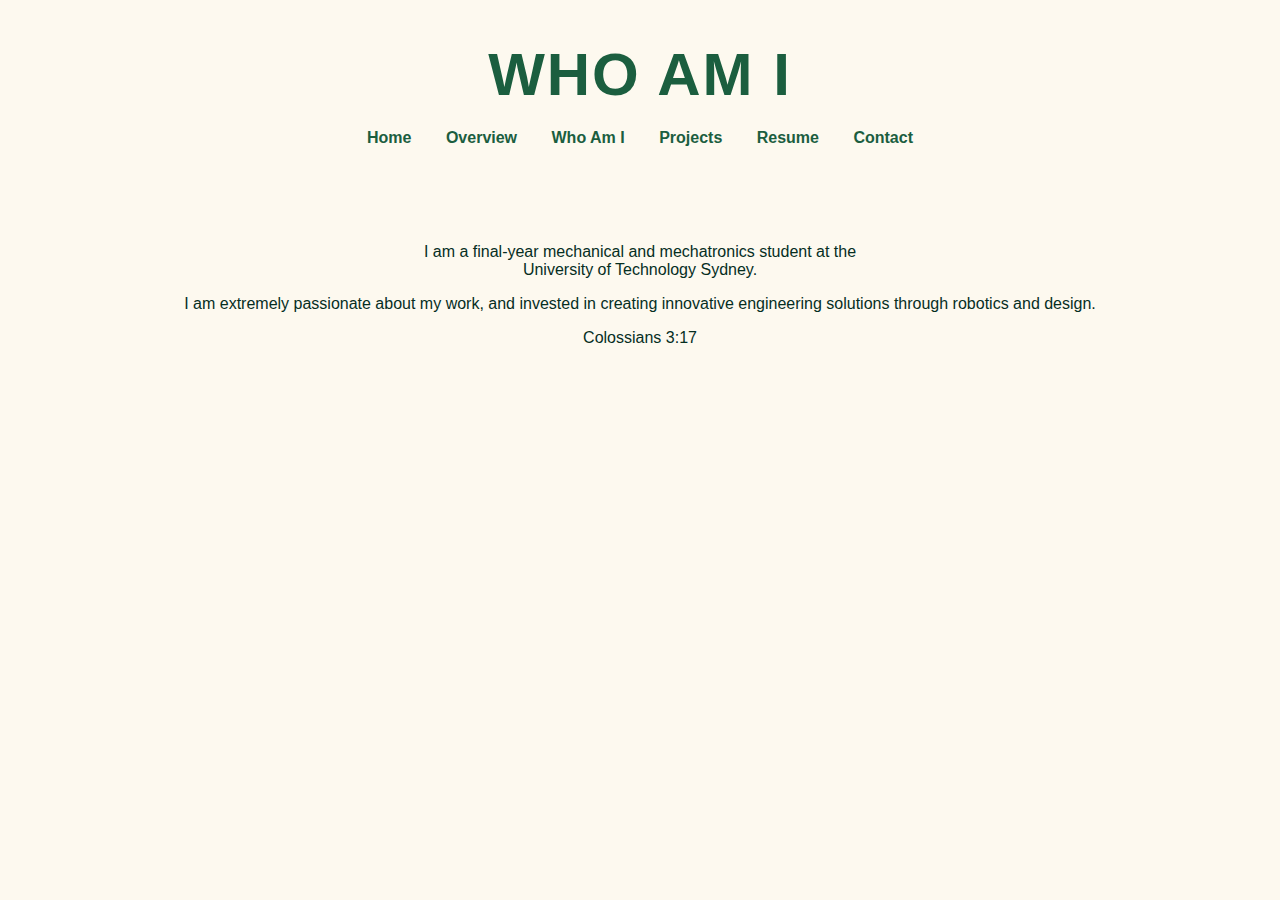
<file: about.html>
<!DOCTYPE html>
<html lang="en">
<head>
  <meta charset="UTF-8">
  <title>Who Am I | Ben Harrison</title>
  <link rel="stylesheet" href="style.css">
</head>

<body>

<!-- HEADER -->
  <header>
    <h1 class="page-title">WHO AM I</h1>

    <nav>
      <a href="index.html">Home</a>
      <a href="overview.html">Overview</a>
      <a href="about.html">Who Am I</a>
      <a href="projects.html">Projects</a>
      <a href="resume.html">Resume</a>
      <a href="contact.html">Contact</a>
    </nav>
  </header>


<section class="about">

  <p>
    I am a final-year mechanical and mechatronics student at the <br>
    University of Technology Sydney.
  </p>

  <p>
    I am extremely passionate about my work, and invested in creating
    innovative engineering solutions through robotics and design.
  </p>

  <p class="quote">Colossians 3:17</p>

</section>

</body>
</html>
</file>
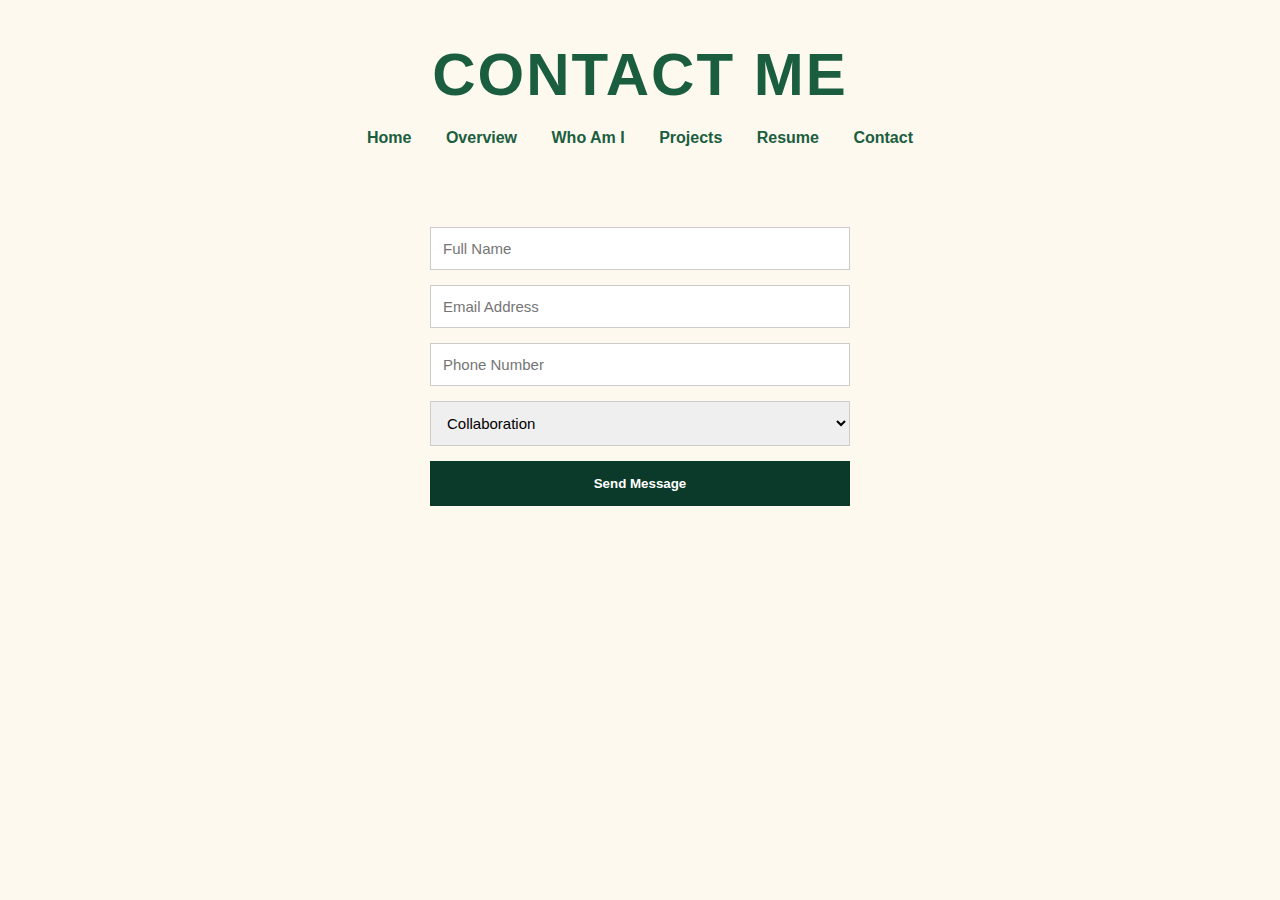
<file: contact.html>
<!DOCTYPE html>
<html lang="en">
<head>
  <meta charset="UTF-8">
  <title>Contact | Ben Harrison</title>
  <link rel="stylesheet" href="style.css">
</head>

<body>

<!-- HEADER -->
  <header>
    <h1 class="page-title">CONTACT ME</h1>

    <nav>
      <a href="index.html">Home</a>
      <a href="overview.html">Overview</a>
      <a href="about.html">Who Am I</a>
      <a href="projects.html">Projects</a>
      <a href="resume.html">Resume</a>
      <a href="contact.html">Contact</a>
    </nav>
  </header>


<section class="contact">

  <form class="contact-form">

    <input type="text" placeholder="Full Name" required>
    <input type="email" placeholder="Email Address" required>
    <input type="text" placeholder="Phone Number">

    <select>
      <option>Collaboration</option>
      <option>Job Opportunity</option>
      <option>Other</option>
    </select>

    <button type="submit">Send Message</button>

  </form>

</section>

</body>
</html>
</file>
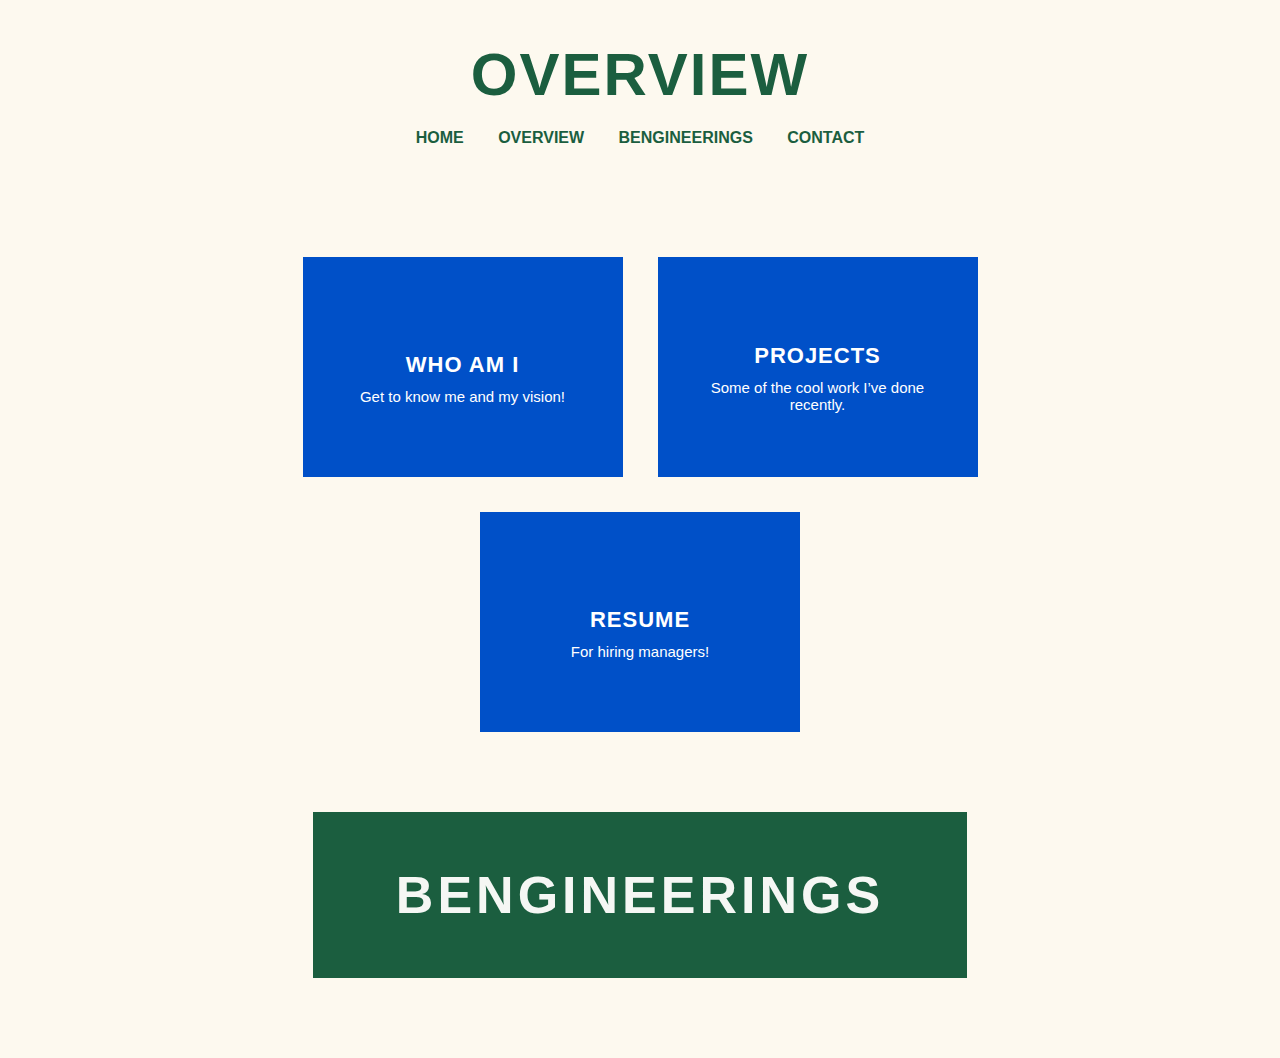
<file: overview.html>
<!DOCTYPE html>
<html lang="en">
<head>
  <meta charset="UTF-8">
  <meta name="viewport" content="width=device-width, initial-scale=1.0">
  <title>Overview | Ben Harrison</title>
  <link rel="stylesheet" href="style.css">
</head>

<body>

  <!-- HEADER -->
  <header>
    <h1 class="page-title">OVERVIEW</h1>

    <nav>
      <a href="home.html">HOME</a>
      <a href="overview.html">OVERVIEW</a>
      <a href="bengineerings.html">BENGINEERINGS</a>
      <a href="contact.html">CONTACT</a>
    </nav>
  </header>


  <!-- OVERVIEW SECTION -->
  <section class="overview-section">
    <div class="overview-grid">
      <!-- WHO AM I -->
      <a href="about.html" class="overview-box">
        <h3>WHO AM I</h3>
        <p>Get to know me and my vision!</p>
      </a>
      <!-- PROJECTS -->
      <a href="projects.html" class="overview-box">
        <h3>PROJECTS</h3>
        <p>Some of the cool work I’ve done recently.</p>
      </a>
      <!-- RESUME -->
      <a href="resume.html" class="overview-box">
        <h3>RESUME</h3>
        <p>For hiring managers!</p>
      </a>
    </div>
    <!-- BENGINEERINGS BRAND BOX -->
    <a href="bengineerings.html" class="branding-box">
      <h2>BENGINEERINGS</h2>
    </a>
  </section>

</body>
</html>
</file>
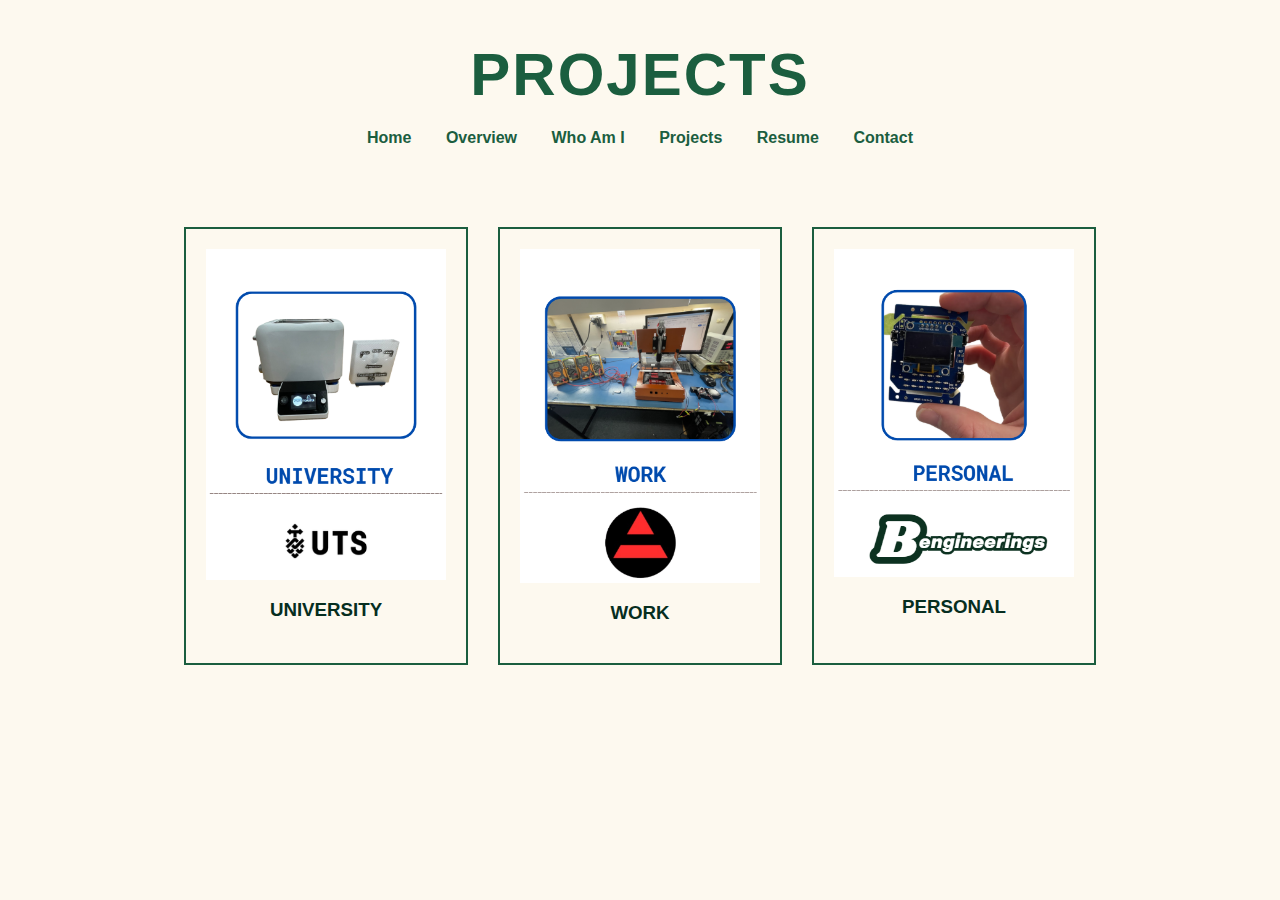
<file: projects.html>
<!DOCTYPE html>
<html lang="en">
<head>
  <meta charset="UTF-8">
  <title>Projects | Ben Harrison</title>
  <link rel="stylesheet" href="style.css">
</head>

<body>

<!-- HEADER -->
  <header>
    <h1 class="page-title">PROJECTS</h1>

    <nav>
      <a href="index.html">Home</a>
      <a href="overview.html">Overview</a>
      <a href="about.html">Who Am I</a>
      <a href="projects.html">Projects</a>
      <a href="resume.html">Resume</a>
      <a href="contact.html">Contact</a>
    </nav>
  </header>


<section class="projects">

  <div class="project-grid">

    <a href="projects-university.html" class="project-card">
      <img src="assets/images/university-card.png" alt="University">
      <h3>UNIVERSITY</h3>
    </a>

    <a href="projects-work.html" class="project-card">
      <img src="assets/images/work-card.png" alt="Work">
      <h3>WORK</h3>
    </a>

    <a href="projects-personal.html" class="project-card">
      <img src="assets/images/personal-card.png" alt="Personal">
      <h3>PERSONAL</h3>
    </a>

  </div>

</section>

</body>
</html>
</file>
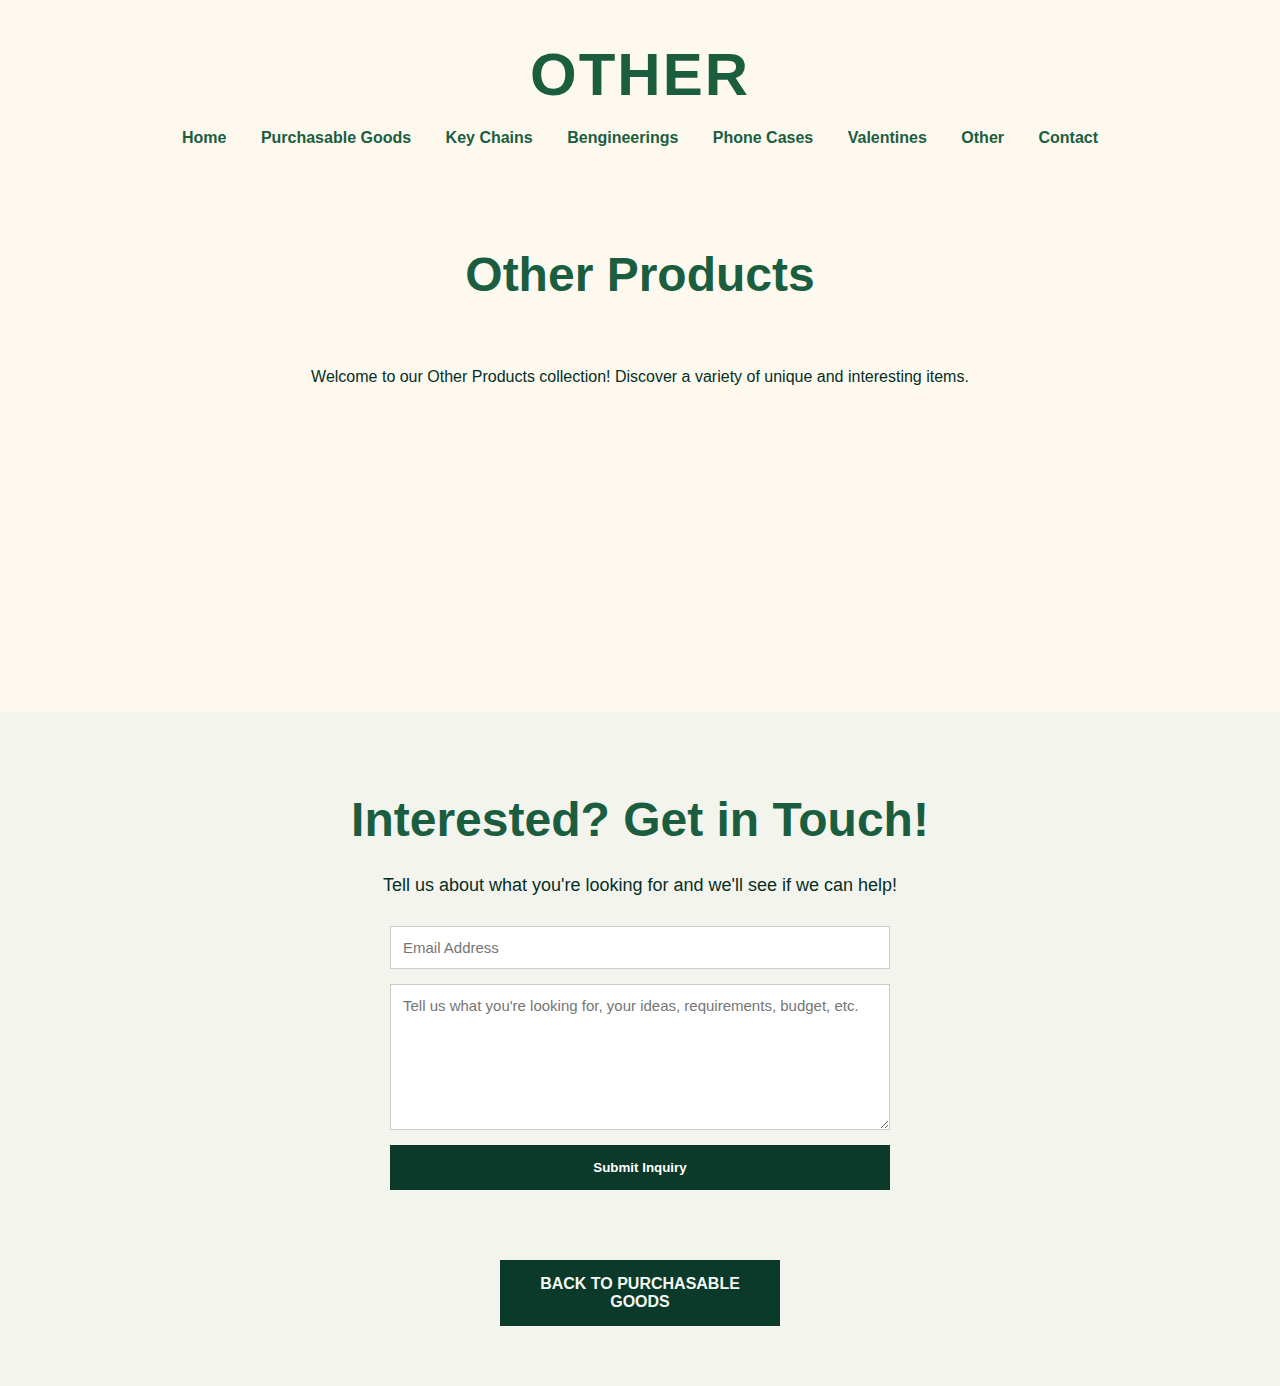
<file: purchasable-other.html>
<!DOCTYPE html>
<html lang="en">
<head>
  <meta charset="UTF-8">
  <title>Other | Purchasable Goods</title>
  <link rel="stylesheet" href="style.css">
</head>

<body>

<!-- HEADER -->
  <header>
    <h1 class="page-title">OTHER</h1>

    <nav>
      <a href="home.html">Home</a>
      <a href="purchasable.html">Purchasable Goods</a>
      <a href="purchasable-keychains.html">Key Chains</a>
      <a href="bengineerings.html">Bengineerings</a>
      <a href="purchasable-phones.html">Phone Cases</a>
      <a href="purchasable-valentines.html">Valentines</a>
      <a href="purchasable-other.html">Other</a>
      <a href="contact.html">Contact</a>
    </nav>
  </header>


<section class="product-details">

  <h2>Other Products</h2>
  <p>Welcome to our Other Products collection! Discover a variety of unique and interesting items.</p>

  <div class="product-list">
    <!-- Add product items here -->
  </div>

</section>

<section class="product-inquiry">
  <h2>Interested? Get in Touch!</h2>
  <p>Tell us about what you're looking for and we'll see if we can help!</p>

  <form class="inquiry-form">
    <input type="email" placeholder="Email Address" required>
    <textarea placeholder="Tell us what you're looking for, your ideas, requirements, budget, etc." required></textarea>
    <button type="submit">Submit Inquiry</button>
  </form>

  <div class="back-button">
    <a href="purchasable.html" class="btn">BACK TO PURCHASABLE GOODS</a>
  </div>

</section>

</body>
</html>
</file>
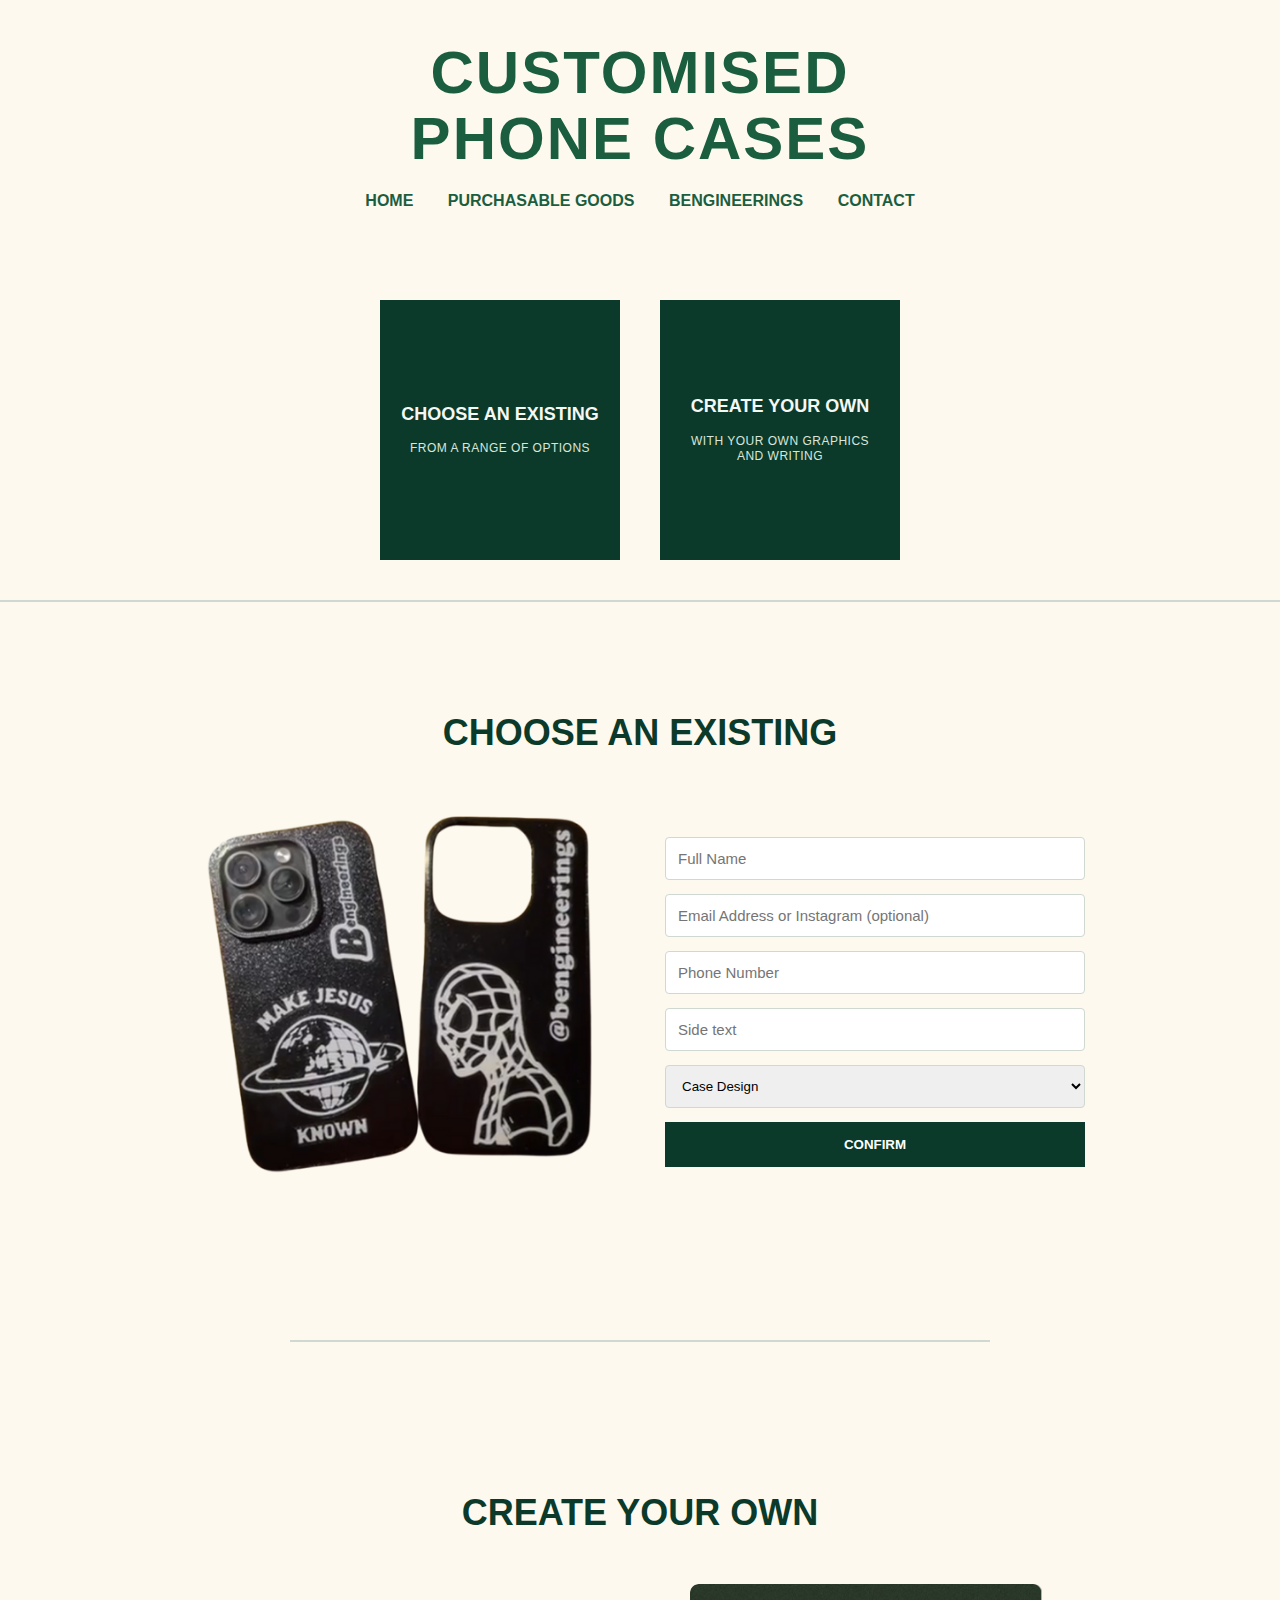
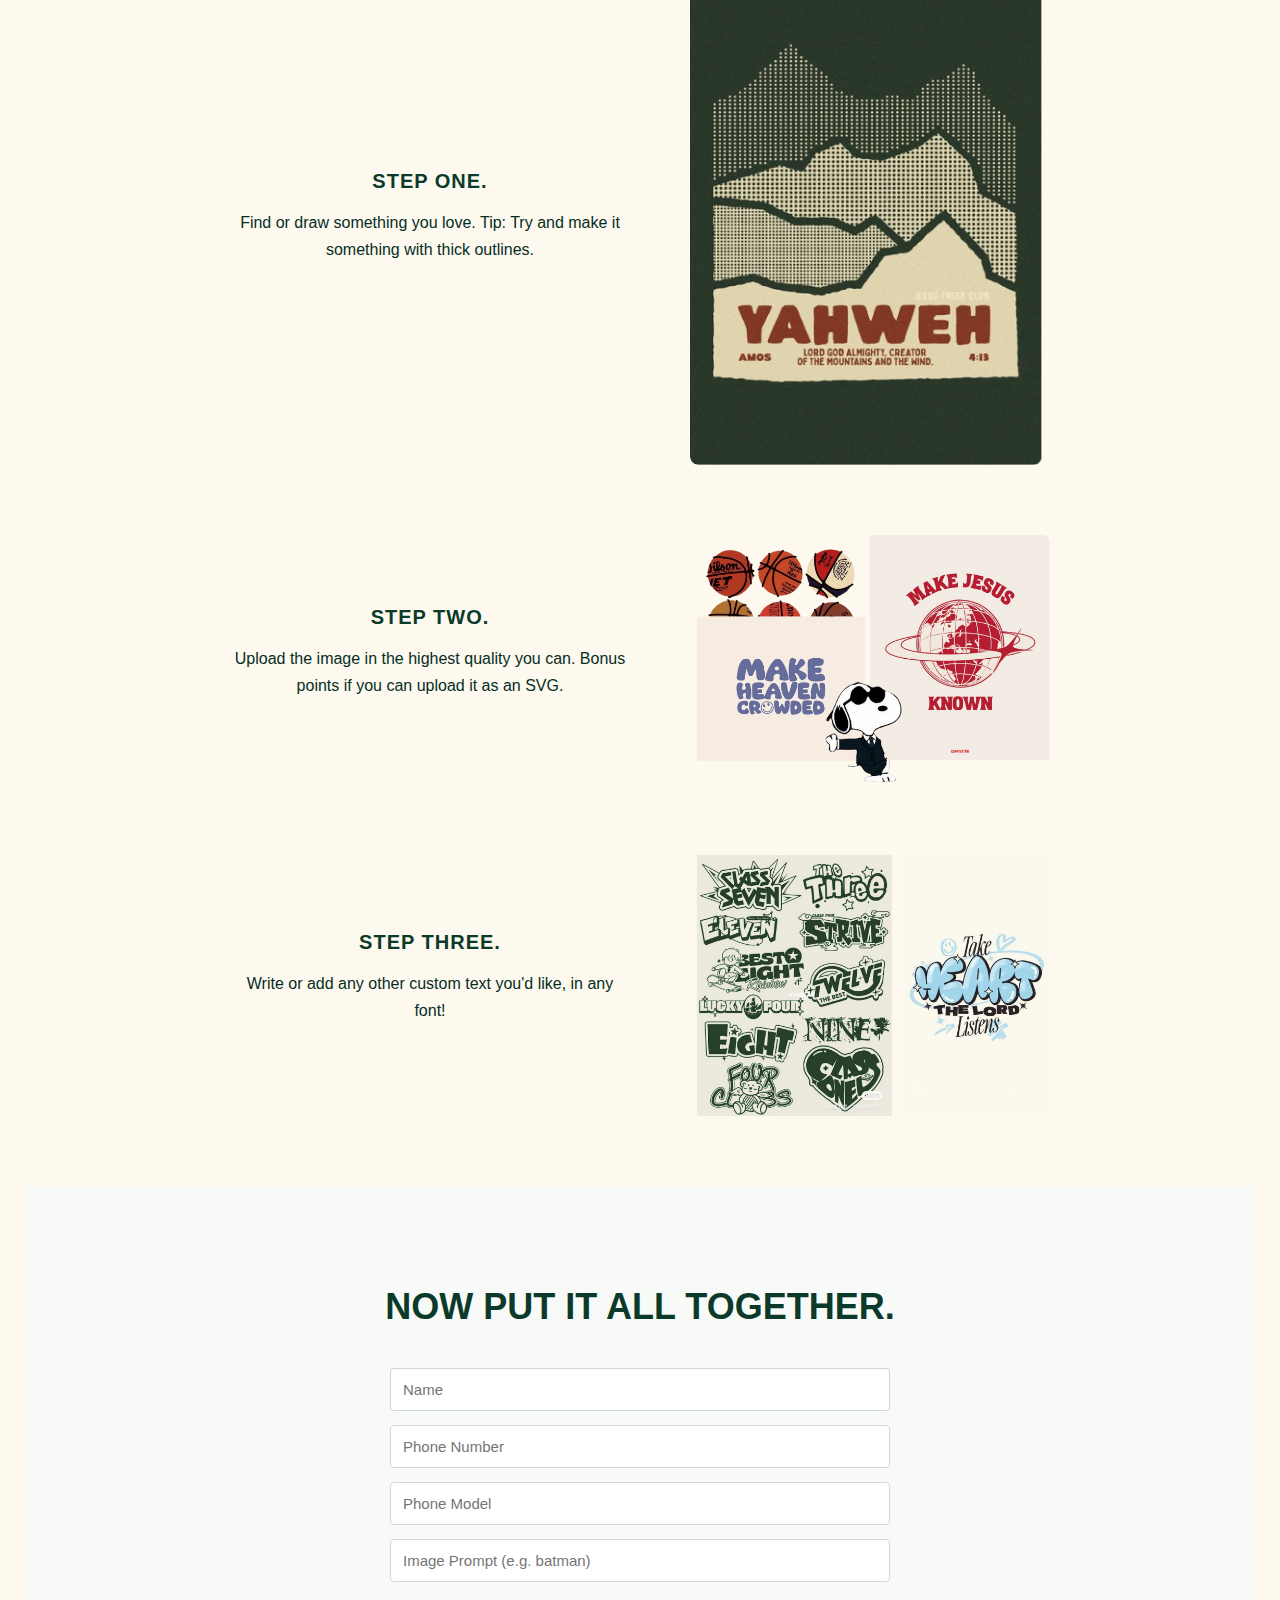
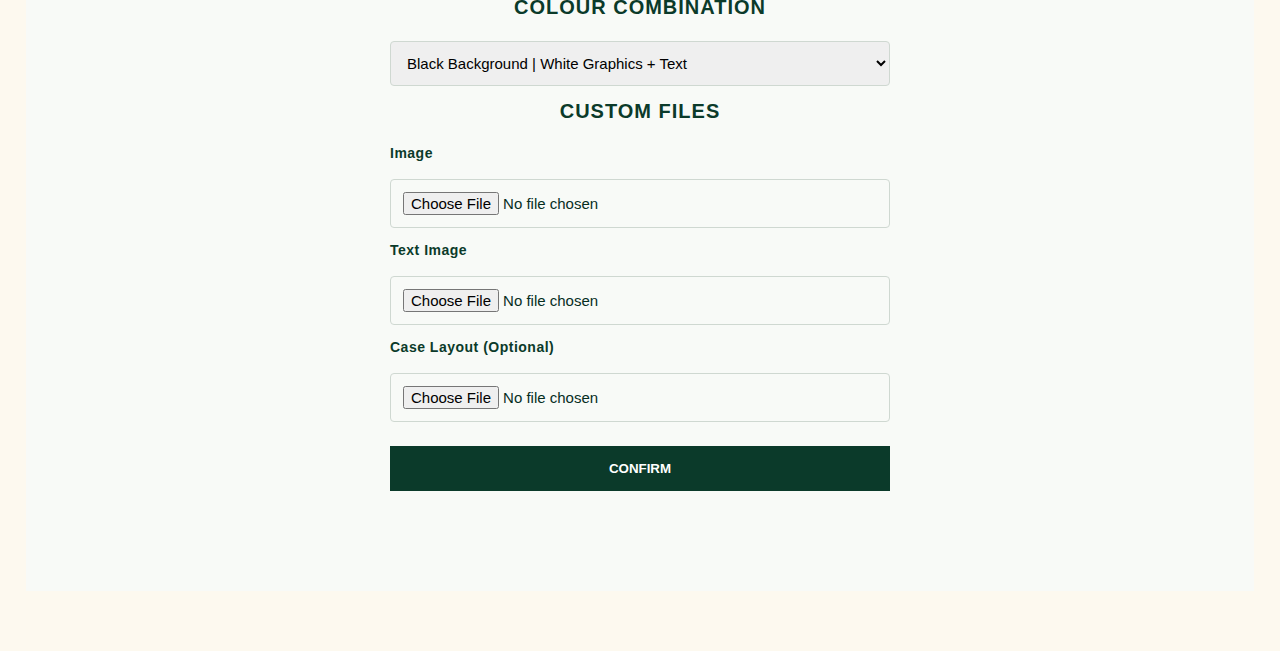
<file: purchasable-phones.html>
<!DOCTYPE html>
<html lang="en">
<head>
    <style>
      body.fade-in {
        opacity: 0;
        transition: opacity 0.7s cubic-bezier(.68,-0.55,.27,1.55);
      }
      body.fade-in.visible {
        opacity: 1;
      }
    </style>
  <meta charset="UTF-8">
  <title>Customised Phone Cases | Purchasable Goods</title>
  <link rel="stylesheet" href="style.css">
</head>

<body>
<script>
document.body.classList.add('fade-in');
window.addEventListener('DOMContentLoaded', function() {
  setTimeout(() => document.body.classList.add('visible'), 50);
});
</script>

<!-- HEADER -->
  <header>
    <h1 class="page-title" style="line-height:1.1;text-align:center;">CUSTOMISED<br>PHONE CASES</h1>

    <nav>
      <a href="index.html">HOME</a>
      <a href="purchasable.html">PURCHASABLE GOODS</a>
      <a href="bengineerings.html">BENGINEERINGS</a>
      <a href="contact.html">CONTACT</a>
    </nav>
  </header>


<!-- Phone cases custom layout (StudioTheory(2) inspired) -->
<section class="phone-hero tight-hero">
  <div class="top-cards tight-cards">
    <a href="#choose-existing" class="top-card tight-card">
      <div class="card-label">CHOOSE AN EXISTING<br><span class="muted">FROM A RANGE OF OPTIONS</span></div>
    </a>
    <a href="#create-your-own" class="top-card tight-card">
      <div class="card-label">CREATE YOUR OWN<br><span class="muted">WITH YOUR OWN GRAPHICS AND WRITING</span></div>
    </a>
  </div>
</section>

<section id="choose-existing" class="choose-existing">
  <h2>CHOOSE AN EXISTING</h2>

  <div class="choose-grid">
    <div class="sample-images">
      <img src="assets/images/cases.png" alt="Phone case designs">
    </div>

    <div class="order-form">
      <form class="inquiry-form" action="https://formspree.io/f/xbdagpjo" method="POST">
        <input type="text" name="Full Name" placeholder="Full Name" required>
        <input type="text" name="EmailOrInstagram" placeholder="Email Address or Instagram (optional)">
        <input type="text" name="Phone" placeholder="Phone Number">
        <input type="text" name="SideText" placeholder="Side text">
        <select id="case-design-select" name="Case Design" required>
          <option value="" disabled selected>Case Design</option>
          <option value="SPIDERMAN">SPIDERMAN</option>
          <option value="MAKE JESUS KNOWN">MAKE JESUS KNOWN</option>
        </select>
        <button type="submit" class="btn">CONFIRM</button>
      </form>
    </div>
  </div>
</section>

<hr class="section-divider">

<section id="create-your-own" class="create-your-own">
  <h2>CREATE YOUR OWN</h2>

  <div class="create-step-row">
    <div class="step-content">
      <div class="step-copy">
        <h3>STEP ONE.</h3>
        <p>Find or draw something you love. Tip: Try and make it something with thick outlines.</p>
      </div>
    </div>
    <div class="step-images">
      <img src="assets/images/yahweh.png" alt="Yahweh design inspiration">
    </div>
  </div>

  <div class="create-step-row">
    <div class="step-content">
      <div class="step-copy">
        <h3>STEP TWO.</h3>
        <p>Upload the image in the highest quality you can. Bonus points if you can upload it as an SVG.</p>
      </div>
    </div>
    <div class="step-images">
      <img src="assets/images/image-inspiration.png" alt="Image inspiration examples">
    </div>
  </div>

  <div class="create-step-row">
    <div class="step-content">
      <div class="step-copy">
        <h3>STEP THREE.</h3>
        <p>Write or add any other custom text you'd like, in any font!</p>
      </div>
    </div>
    <div class="step-images">
      <img src="assets/images/text-inspiration.png" alt="Text inspiration examples">
    </div>
  </div>

  <div class="create-final">
    <h2>NOW PUT IT ALL TOGETHER.</h2>
    <div class="final-form-wrapper">
      <form class="inquiry-form final-form" action="https://formspree.io/f/xyzpqrst" method="POST">
        <input type="text" placeholder="Name" name="name" required>
        <input type="text" placeholder="Phone Number" name="phone">
        <input type="text" placeholder="Phone Model" name="phone_model" required>
          <input type="text" placeholder="Image Prompt (e.g. batman)" name="image_prompt">
        <label class="form-label">Colour Combination</label>
        <select name="colour">
          <option>Black Background | White Graphics + Text</option>
          <option>White Background | Black Graphics + Text</option>
        </select>
        <label class="form-label">Custom Files</label>
        <label class="file-label">Image</label>
        <input type="file" name="image" accept="image/*">
        <label class="file-label">Text Image</label>
        <input type="file" name="text_image" accept="image/*">
        <label class="file-label">Case Layout (optional)</label>
        <input type="file" name="case_layout" accept="image/*">
        <button type="submit" class="btn">CONFIRM</button>
      </form>
    </div>
  </div>

</section>

</body>
</html>
</file>
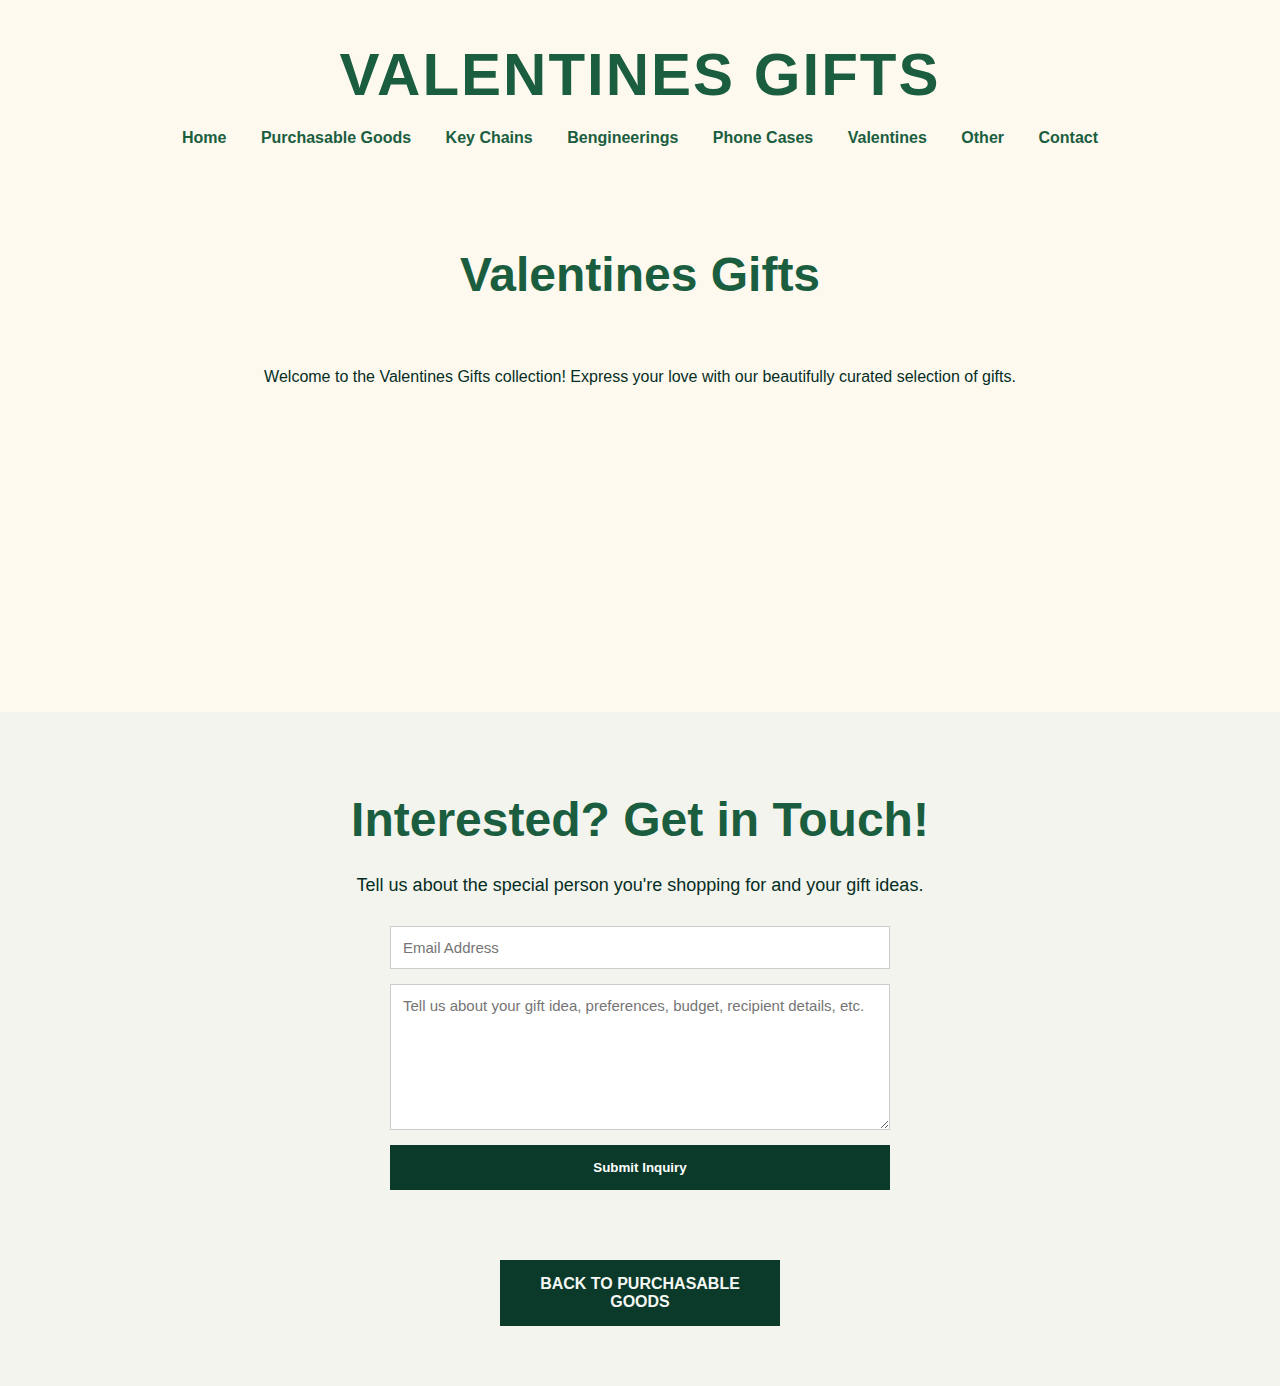
<file: purchasable-valentines.html>
<!DOCTYPE html>
<html lang="en">
<head>
  <meta charset="UTF-8">
  <title>Valentines Gifts | Purchasable Goods</title>
  <link rel="stylesheet" href="style.css">
</head>

<body>

<!-- HEADER -->
  <header>
    <h1 class="page-title">VALENTINES GIFTS</h1>

    <nav>
      <a href="home.html">Home</a>
      <a href="purchasable.html">Purchasable Goods</a>
      <a href="purchasable-keychains.html">Key Chains</a>
      <a href="bengineerings.html">Bengineerings</a>
      <a href="purchasable-phones.html">Phone Cases</a>
      <a href="purchasable-valentines.html">Valentines</a>
      <a href="purchasable-other.html">Other</a>
      <a href="contact.html">Contact</a>
    </nav>
  </header>


<section class="product-details">

  <h2>Valentines Gifts</h2>
  <p>Welcome to the Valentines Gifts collection! Express your love with our beautifully curated selection of gifts.</p>

  <div class="product-list">
    <!-- Add product items here -->
  </div>

</section>

<section class="product-inquiry">
  <h2>Interested? Get in Touch!</h2>
  <p>Tell us about the special person you're shopping for and your gift ideas.</p>

  <form class="inquiry-form">
    <input type="email" placeholder="Email Address" required>
    <textarea placeholder="Tell us about your gift idea, preferences, budget, recipient details, etc." required></textarea>
    <button type="submit">Submit Inquiry</button>
  </form>

  <div class="back-button">
    <a href="purchasable.html" class="btn">BACK TO PURCHASABLE GOODS</a>
  </div>

</section>

</body>
</html>
</file>
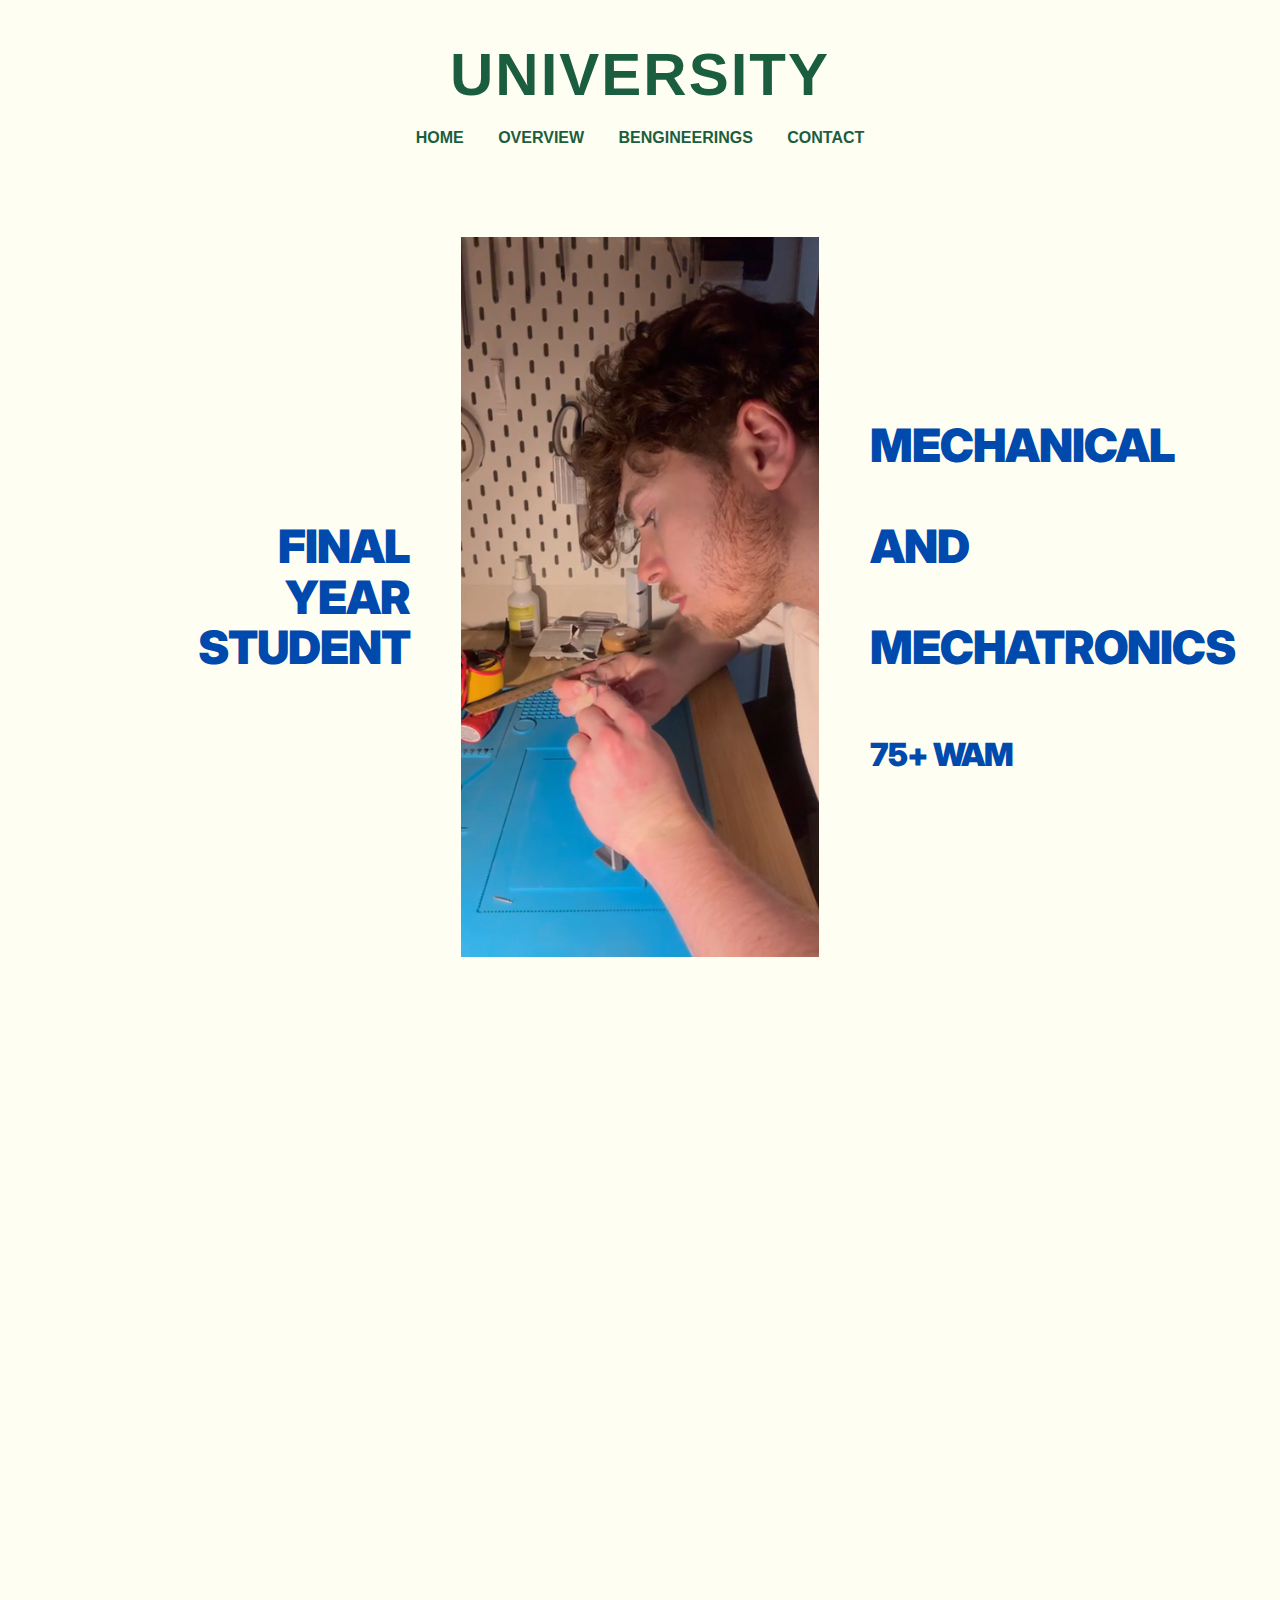
<file: university.html>
<!DOCTYPE html>
<html lang="en">
<head>
  <meta charset="UTF-8">
  <meta name="viewport" content="width=device-width, initial-scale=1.0">
  <title>University Projects | Ben Harrison</title>
  <link rel="stylesheet" href="style.css">
  <link href="https://fonts.googleapis.com/css2?family=Inter:wght@700;900&display=swap" rel="stylesheet">
  <style>
    html, body {
      margin: 0;
      padding: 0;
      background: #fffef2;
      color: #111;
      overflow-x: hidden;
    }
    .video-section {
      width: 100vw;
      height: 100vh;
      margin: 0;
      padding: 0;
      display: flex;
      align-items: center;
      justify-content: center;
      background: #fffef2;
      position: relative;
      overflow: hidden;
      border: none !important;
      outline: none !important;
      box-shadow: none !important;
    }
    .uni-video {
      /* ...existing styles... */
      border: none !important;
      outline: none !important;
      box-shadow: none !important;
    }
    .uni-video {
      width: 100vw;
      height: 100vh;
      object-fit: cover;
      object-position: center center;
      display: block;
      background: transparent;
      border: none;
      margin: 0;
      padding: 0;
      opacity: 0;
      transform: translateY(40px) scale(0.98);
      transition: opacity 0.7s cubic-bezier(.68,-0.55,.27,1.55), transform 0.7s cubic-bezier(.68,-0.55,.27,1.55);
    }
    /* Only apply contain to videos 2-9 on desktop */
    .video-section:not(:first-of-type) .uni-video {
      object-fit: contain;
    }
    @media (max-width: 900px) {
      .video-section:not(:first-of-type) .uni-video {
        width: 100vw !important;
        height: auto !important;
        min-height: 100vh !important;
        object-fit: cover !important;
        object-position: center center !important;
        background: #fffef2 !important;
        display: block;
      }
      .video-section:not(:first-of-type) {
        display: flex;
        align-items: center;
        justify-content: center;
        width: 100vw;
        height: 100vh;
        min-height: 100vh;
        margin: 0;
        padding: 0;
      }
    }
    @media (max-width: 900px) {
      .uni-video {
        object-position: center center;
      }
    }
    .uni-video.active {
      opacity: 1;
      transform: translateY(0) scale(1);
    }
  </style>
</head>
<body>
  <!-- HEADER -->
  <header>
    <h1 class="page-title" style="text-align:center;">UNIVERSITY</h1>
    <nav>
      <a href="index.html">HOME</a>
      <a href="overview.html">OVERVIEW</a>
      <a href="bengineerings.html">BENGINEERINGS</a>
      <a href="contact.html">CONTACT</a>
    </nav>
  </header>
  <main>
    <div class="video-section" style="display: flex; align-items: center; justify-content: center; gap: 2vw;">
      <div style="flex:1; display:flex; justify-content:flex-end;">
        <div style="color:#004aad; font-weight: 900; font-family: 'Inter', Arial, sans-serif; font-size:3.6vw; text-align:right; line-height:1.1; letter-spacing:-1px;">
          FINAL<br>YEAR<br>STUDENT
        </div>
      </div>
      <div style="flex:1; display:flex; justify-content:center; align-items:center;">
        <video class="uni-video" src="videos/university/watch-rework.mp4" autoplay loop muted playsinline style="width:28vw; height:80vh; border-radius:0; box-shadow:0 4px 32px #0002; background:transparent;"></video>
      </div>
      <div style="flex:1; display:flex; justify-content:flex-start;">
        <div style="color:#004aad; font-weight: 900; font-family: 'Inter', Arial, sans-serif; font-size:3.6vw; text-align:left; line-height:1.1; letter-spacing:-1px;">
          MECHANICAL<br><br>AND<br><br>MECHATRONICS<br><br><span style="font-size:2.5vw; color:#004aad; font-weight:900; font-family:'Inter',Arial,sans-serif;">75+ WAM</span>
        </div>
      </div>
    </div>
    <div class="video-section">
      <video class="uni-video" src="videos/university/2.mp4" autoplay loop muted playsinline></video>
    </div>
    <div class="video-section">
      <video class="uni-video" src="videos/university/3.mp4" autoplay loop muted playsinline></video>
    </div>
    <div class="video-section">
      <video class="uni-video" src="videos/university/4.mp4" autoplay loop muted playsinline></video>
    </div>
    <div class="video-section">
      <video class="uni-video" src="videos/university/5.mp4" autoplay loop muted playsinline></video>
    </div>
    <div class="video-section">
      <video class="uni-video" src="videos/university/6.mp4" autoplay loop muted playsinline></video>
    </div>
    <div class="video-section">
      <video class="uni-video" src="videos/university/7.mp4" autoplay loop muted playsinline></video>
    </div>
    <div class="video-section">
      <video class="uni-video" src="videos/university/8.mp4" autoplay loop muted playsinline></video>
    </div>
    <div class="video-section">
      <video class="uni-video" src="videos/university/9.mp4" autoplay loop muted playsinline></video>
    </div>
  </main>
  <script>
    document.addEventListener('DOMContentLoaded', function() {
      const videos = document.querySelectorAll('.uni-video');
      const observer = new window.IntersectionObserver(entries => {
        entries.forEach(entry => {
          if (entry.isIntersecting) {
            entry.target.classList.add('active');
          } else {
            entry.target.classList.remove('active');
          }
        });
      }, { threshold: 0.25 });
      videos.forEach(video => observer.observe(video));
    });
  </script>
</body>
</html>
</file>
<file: style.css>
/* ============================= */
/* RESPONSIVE DESIGN FOR PHONES  */
/* ============================= */

@media (max-width: 900px) {
  .top-cards {
    flex-direction: column;
    gap: 20px;
    align-items: stretch;
  }
  .choose-grid {
    flex-direction: column;
    gap: 30px;
    align-items: stretch;
  }
  .create-step-row {
    flex-direction: column;
    gap: 20px;
    align-items: stretch;
  }
  .final-form-wrapper {
    padding: 0;
  }
}

@media (max-width: 600px) {
  .phone-hero,
  .choose-existing,
  .create-your-own {
    padding: 30px 2% 20px;
  }
  .top-card {
    width: 100%;
    min-width: 0;
    height: auto;
    padding: 18px 8px;
    font-size: 1.1em;
  }
  .choose-grid {
    gap: 18px;
  }
  .sample-images img,
  .step-images img {
    max-width: 100%;
    height: auto;
  }
  .order-form,
  .final-form-wrapper {
    max-width: 100%;
    min-width: 0;
    padding: 0;
  }
  .inquiry-form {
    max-width: 100%;
    padding: 0 2vw;
  }
  .inquiry-form input,
  .inquiry-form textarea {
    font-size: 1em;
  }
  .inquiry-form button {
    width: 100%;
    font-size: 1em;
    padding: 12px;
  }
  h2, h3 {
    font-size: 1.2em;
  }
}

@media (max-width: 400px) {
  .top-card {
    font-size: 1em;
    padding: 10px 2px;
  }
  .inquiry-form input,
  .inquiry-form textarea {
    font-size: 0.95em;
  }
  h2, h3 {
    font-size: 1em;
  }
}
/* ============================= */
/* GLOBAL STYLING */
/* ============================= */

body {
  margin: 0;
  font-family: Arial, sans-serif;
  background: #fdf9ef;
  color: #062e1f;
  text-align: center;
}

:root {
  --bg-cream: #fdf9ef;
  --cream-muted: #f3f4ee;
  --primary: #0b3a2a; /* dark green for buttons/primary accents */
  --accent: #1b5e3f;  /* slightly lighter green */
  --text: #062e1f;    /* main body text */
  --muted-border: #cfd8d1;
}

section {
  padding: 80px 10%;
}

nav {
  margin-top: 20px;
}

nav a {
  margin: 0 15px;
  text-decoration: none;
  font-weight: bold;
  color: var(--accent);
}

nav a:hover {
  text-decoration: underline;
}


/* ============================= */
/* UNIVERSAL PAGE TITLES */
/* ============================= */

.page-title {
  font-size: 60px;
  font-weight: 900;
  color: var(--accent);
  margin: 40px 0 20px 0;
  text-transform: uppercase;
  letter-spacing: 2px;
}


/* ============================= */
/* HERO SECTION (HOME PAGE) */
/* ============================= */

.small-title {
  font-size: 13px;
  letter-spacing: 2px;
}

.hero-content {
  display: flex;
  justify-content: space-around;
  align-items: center;
  flex-wrap: wrap;
}

.hero-text h1 {
  font-size: 80px;
  font-weight: 900;
  color: var(--accent);
  margin: 40px 0;
}

.hero-buttons {
  display: flex;
  flex-direction: column;
  gap: 20px;
}

.btn {
  display: inline-block;
  background: var(--primary);
  color: #f5f7f4;
  padding: 15px 40px;
  text-decoration: none;
  font-weight: bold;
  width: 200px;

  /* Square edges */
  border-radius: 0px;

  transition: 0.2s ease;
}

.btn:hover {
  transform: translateY(-4px);
}

.hero-image img {
  width: 280px;
  border-radius: 0px;
}


/* ============================= */
/* BENGINEERINGS PAGE */
/* ============================= */

.bengineerings-hero {
  padding: 30px 10% 15px 10%;
  background: #fdf9ef;
}

.bengineerings-content {
  display: flex;
  justify-content: center;
  align-items: center;
}

.bengineerings-logo {
  max-width: 400px;
  width: 100%;
  height: auto;
}

.bengineerings-title h1 {
  font-size: 60px;
  font-weight: 900;
  color: var(--text);
  margin: 20px 0;
  line-height: 1.3;
}

.bengineerings-title .highlight {
  color: var(--accent);
}

.bengineerings-cards {
  padding: 15px 10% 30px 10%;
}

.hub-grid {
  display: flex;
  justify-content: center;
  gap: 20px;
  flex-wrap: wrap;
}

.hub-card {
  width: 340px;
  text-decoration: none;
  color: white;
  font-weight: bold;
  border-radius: 10%;
  
  transition: 0.25s ease;
  display: flex;
  flex-direction: column;
  justify-content: flex-end;
  align-items: center;
  text-align: center;
  height: 430px;
  position: relative;
  overflow: hidden;
  padding: 0;
}

.hub-card img {
  position: absolute;
  top: 0;
  left: 0;
  width: 100%;
  height: 100%;
  object-fit: cover;
  border-radius: 10%;
  z-index: 1;
}

.hub-card h3 {
  font-size: 20px;
  margin: 0 0 10px 0;
  text-transform: uppercase;
  letter-spacing: 1px;
  position: relative;
  z-index: 2;
  text-shadow: 2px 2px 4px rgba(0, 0, 0, 0.5);
}

.hub-card p {
  font-size: 16px;
  margin: 0 0 20px 0;
  position: relative;
  z-index: 2;
  text-shadow: 2px 2px 4px rgba(0, 0, 0, 0.5);
}

.hub-card:hover {
  transform: translateY(-8px);
}

.purchasable-hub {
  border: none;
}

.purchasable-hub:hover {
  background: transparent;
}

.social-hub {
  border: none;
}

.social-hub:hover {
  background: transparent;
}

.contact-hub {
  border: none;
}

.contact-hub:hover {
  background: transparent;
}


/* ============================= */
/* OVERVIEW PAGE */
/* ============================= */

.overview-section {
  padding-top: 60px;
}

.overview-grid {
  display: flex;
  justify-content: center;
  gap: 35px;
  flex-wrap: wrap;
  margin-top: 50px;
}

/* Square Navigation Boxes */
.overview-box {
  width: 270px;
  height: 170px;
  background: #0050c8;
  color: white;

  text-decoration: none;
  padding: 25px;

  /* Square corners */
  border-radius: 0px;

  display: flex;
  flex-direction: column;
  justify-content: center;

  transition: 0.25s ease;
}

.overview-box h3 {
  font-size: 22px;
  font-weight: 900;
  margin-bottom: 10px;
  letter-spacing: 1px;
}

.overview-box p {
  margin: 0;
  font-size: 15px;
}

.overview-box:hover {
  transform: translateY(-8px);
}


/* ============================= */
/* BENGINEERINGS BRAND BOX */
/* ============================= */

.branding-box {
  margin-top: 80px;
  padding: 50px 80px;

  border: 3px solid var(--accent);
  background: var(--accent);

  /* Square like Canva */
  border-radius: 0px;

  max-width: fit-content;
  margin-left: auto;
  margin-right: auto;

  text-decoration: none;
  display: inline-block;
  box-sizing: border-box;

  transition: 0.25s ease;
}

.branding-box:hover {
  transform: translateY(-6px);
}

.branding-box h2 {
  font-size: 52px;
  font-weight: 900;
  color: #f5f7f4;
  margin: 0;
  letter-spacing: 4px;
}


/* ============================= */
/* PROJECT CARDS (PROJECTS PAGE) */
/* ============================= */

.project-grid {
  display: flex;
  justify-content: center;
  gap: 30px;
  flex-wrap: wrap;
}

.project-card {
  border: 2px solid var(--accent);
  width: 240px;
  padding: 20px;

  /* Square */
  border-radius: 0px;

  text-decoration: none;
  color: var(--text);

  transition: 0.25s ease;
}

.project-card:hover {
  transform: translateY(-6px);
}

.project-card img {
  width: 100%;
  border-radius: 0px;
}

.project-card h3 {
  margin-top: 15px;
  font-weight: 900;
}


/* ============================= */
/* PURCHASABLE GOODS */
/* ============================= */

.product-grid {
  display: flex;
  justify-content: center;
  gap: 2px;
  flex-wrap: nowrap;
}

.product-card {
  width: 24.5%;
  height: auto;
  aspect-ratio: 4 / 5.4;

  /* Rounded corners */
  border-radius: 10%;

  text-decoration: none;
  color: white;

  transition: 0.25s ease;
  position: relative;
  overflow: hidden;
  display: flex;
  align-items: flex-end;
  justify-content: center;
}

.product-card:hover {
  transform: translateY(-6px);
}

.product-card img {
  width: 100%;
  height: 100%;
  object-fit: cover;
  border-radius: 25%;
  position: absolute;
  top: 0;
  left: 0;
}

.product-card h3 {
  position: relative;
  z-index: 2;
  margin: 0 0 20px 0;
  font-weight: 900;
  font-size: 20px;
  text-align: center;
  text-shadow: 2px 2px 4px rgba(0, 0, 0, 0.5);
}

/* Responsive: smaller cards on narrow screens */
@media (max-width: 900px) {
  .product-card {
    width: 320px;
    height: 420px;
  }
}

@media (max-width: 600px) {
  .product-card {
    width: 100%;
    height: 300px;
  }
  .product-grid {
    gap: 18px;
    padding: 0 10px;
  }
}

.product-details {
  display: flex;
  flex-direction: column;
  align-items: center;
  gap: 30px;
}

.product-details h2 {
  font-size: 48px;
  font-weight: 900;
  color: var(--accent);
  margin: 20px 0;
}

.product-list {
  display: flex;
  justify-content: center;
  gap: 30px;
  flex-wrap: wrap;
  width: 100%;
  min-height: 200px;
}

.back-button {
  margin-top: 40px;
}

.product-inquiry {
  background: var(--cream-muted);
  padding: 60px 10%;
  display: flex;
  flex-direction: column;
  align-items: center;
}

.product-inquiry h2 {
  font-size: 48px;
  font-weight: 900;
  color: var(--accent);
  margin: 20px 0 10px 0;
}

.product-inquiry p {
  font-size: 18px;
  margin-bottom: 30px;
}

.inquiry-form {
  display: flex;
  flex-direction: column;
  gap: 15px;
  max-width: 500px;
  width: 100%;
  margin-bottom: 30px;
}

.inquiry-form input,
.inquiry-form textarea {
  padding: 12px;
  border: 1px solid #ccc;
  font-size: 15px;
  font-family: Arial, sans-serif;

  /* Square */
  border-radius: 0px;
}

.inquiry-form textarea {
  min-height: 120px;
  resize: vertical;
}

.inquiry-form button {
  padding: 15px;
  border: none;
  background: var(--primary);
  color: white;
  font-weight: bold;
  cursor: pointer;

  /* Square */
  border-radius: 0px;

  transition: 0.25s ease;
  width: 100%;
  text-align: center;
}

.inquiry-form button:hover {
  transform: translateY(-4px);
}


/* ============================= */
/* CONTACT FORM */
/* ============================= */

.contact-form {
  display: flex;
  flex-direction: column;
  gap: 15px;
  max-width: 420px;
  margin: auto;
}

.contact-form input,
.contact-form select,
.contact-form textarea {
  padding: 12px;
  border: 1px solid #ccc;
  font-size: 15px;
  font-family: Arial, sans-serif;

  /* Square */
  border-radius: 0px;
}

.form-section-title {
  font-size: 18px;
  font-weight: 900;
  color: var(--accent);
  margin: 20px 0 10px 0;
  text-align: left;
}

.form-label {
  color: var(--primary);
  margin: 0 0 8px 0;
  font-size: 20px;
  text-transform: uppercase;
  letter-spacing: 1px;
  font-weight: 900;
  display: block;
  text-align: center;
}

.file-label {
  color: var(--primary);
  margin: 0 0 4px 0;
  font-size: 14px;
  text-transform: capitalize;
  letter-spacing: 0.5px;
  font-weight: 600;
  display: block;
  text-align: left;
}

.product-select {
  width: 100%;
}

.product-details-input {
  width: 100%;
  min-height: 100px;
  resize: vertical;
}

.contact-form button {
  padding: 15px;
  border: none;
  background: var(--primary);
  color: white;
  font-weight: bold;
  cursor: pointer;

  /* Square */
  border-radius: 0px;

  transition: 0.25s ease;
}

.contact-form button:hover {
  transform: translateY(-4px);
}


/* ============================= */
/* PHONE CASES (StudioTheory(2) inspired) */
/* ============================= */

.phone-hero {
  padding: 60px 10% 40px;
  background: var(--bg-cream);
  border-bottom: 2px solid var(--muted-border);
}
.phone-hero h2 {
  font-size: 48px;
  letter-spacing: 3px;
  color: var(--primary);
  margin: 10px 0 30px 0;
  text-transform: uppercase;
}
.top-cards {
  display: flex;
  justify-content: center;
  gap: 40px;
  margin-top: 30px;
  flex-wrap: wrap;
}
.top-card {
  width: 200px;
  height: 220px;
  background: var(--primary);
  color: #f5f7f4;
  display: flex;
  align-items: center;
  justify-content: center;
  text-decoration: none;
  position: relative;
  padding: 20px;
  text-align: center;
  cursor: pointer;
  transition: 0.25s ease;
}
.top-card:hover {
  transform: translateY(-6px);
}
.card-label { 
  font-weight: 900; 
  text-transform: uppercase; 
  font-size: 18px;
  line-height: 1.3;
}
.card-label .muted { 
  display: block; 
  font-weight: 400; 
  margin-top: 15px; 
  color: #d9e6db; 
  font-size: 12px;
  text-transform: uppercase;
  letter-spacing: 0.5px;
}

.choose-existing { 
  padding: 80px 10% 60px;
  background: var(--bg-cream);
}
.choose-existing h2 { 
  color: var(--primary); 
  margin-bottom: 40px;
  font-size: 36px;
}
.choose-grid { 
  display: flex; 
  gap: 50px; 
  align-items: center; 
  justify-content: center; 
  flex-wrap: wrap;
}
.sample-images { 
  flex: 0 1 420px;
}
.sample-images img { 
  width: 100%; 
  max-width: 420px;
  border-radius: 8px;
}
.order-form { 
  flex: 0 1 420px;
}
.order-form .inquiry-form { 
  gap: 14px;
}
.order-form input, 
.order-form select { 
  border: 1px solid var(--muted-border); 
  padding: 12px;
  border-radius: 4px;
}

.create-your-own { 
  padding: 80px 10% 60px;
  background: var(--bg-cream);
}
.create-your-own h2 {
  color: var(--primary);
  margin-bottom: 50px;
  font-size: 36px;
}
.create-step-row {
  display: flex;
  gap: 60px;
  align-items: center;
  justify-content: center;
  margin-bottom: 70px;
  flex-wrap: wrap;
}
.create-step-row.reverse {
  flex-direction: row-reverse;
}
.step-images {
  flex: 0 1 360px;
  width: 100%;
}
.step-images img {
  width: 100%;
  max-width: 360px;
  border-radius: 8px;
  display: block;
  margin: 0 auto;
}
.step-content {
  flex: 0 1 400px;
  display: flex;
  align-items: center;
  justify-content: center;
}
.step-copy h3 { 
  color: var(--primary); 
  margin: 0 0 15px 0;
  font-size: 20px;
  text-transform: uppercase;
  letter-spacing: 1px;
}
.step-copy p { 
  line-height: 1.7; 
  color: var(--text);
  font-size: 16px;
}

.create-final { 
  padding: 70px 10%;
  text-align: center;
  background: #f8faf7;
  margin: 50px -10% 0;
}
.create-final h2 { 
  color: var(--primary); 
  margin-bottom: 40px;
  font-size: 36px;
  text-transform: uppercase;
}
.final-form-wrapper {
  display: flex;
  justify-content: center;
}
.final-form { 
  max-width: 500px; 
  width: 100%;
  display: flex; 
  flex-direction: column; 
  gap: 14px;
}
.final-form input, 
.final-form select { 
  border: 1px solid var(--muted-border); 
  padding: 12px;
  border-radius: 4px;
  font-size: 15px;
  font-family: Arial, sans-serif;
}
.final-form button {
  margin-top: 10px;
}

.back-button { 
  margin-top: 40px;
  text-align: center;
}

@media (max-width: 900px) {
  .top-cards { 
    gap: 20px; 
    flex-direction: column; 
  }
  .top-card {
    width: 240px;
  }
  .choose-grid { 
    flex-direction: column;
    gap: 40px;
  }
  .sample-images,
  .order-form {
    flex: 1;
    width: 100%;
    max-width: 420px;
  }
  .create-step-row,
  .create-step-row.reverse { 
    flex-direction: column;
    gap: 30px;
  }
  .step-images {
    flex: 1;
    width: 100%;
  }
  .step-content {
    flex: 1;
    width: 100%;
  }
}

@media (max-width:900px) {
  .top-cards { gap:20px; flex-direction:column; align-items:center }
  .choose-grid { flex-direction:column }
  .create-step { flex-direction:column }
}

.section-divider {
  border: none;
  border-top: 2px solid var(--muted-border);
  margin: 40px 0;
  width: 100%;
  max-width: 700px;
  margin-left: auto;
  margin-right: auto;
}
</file>
